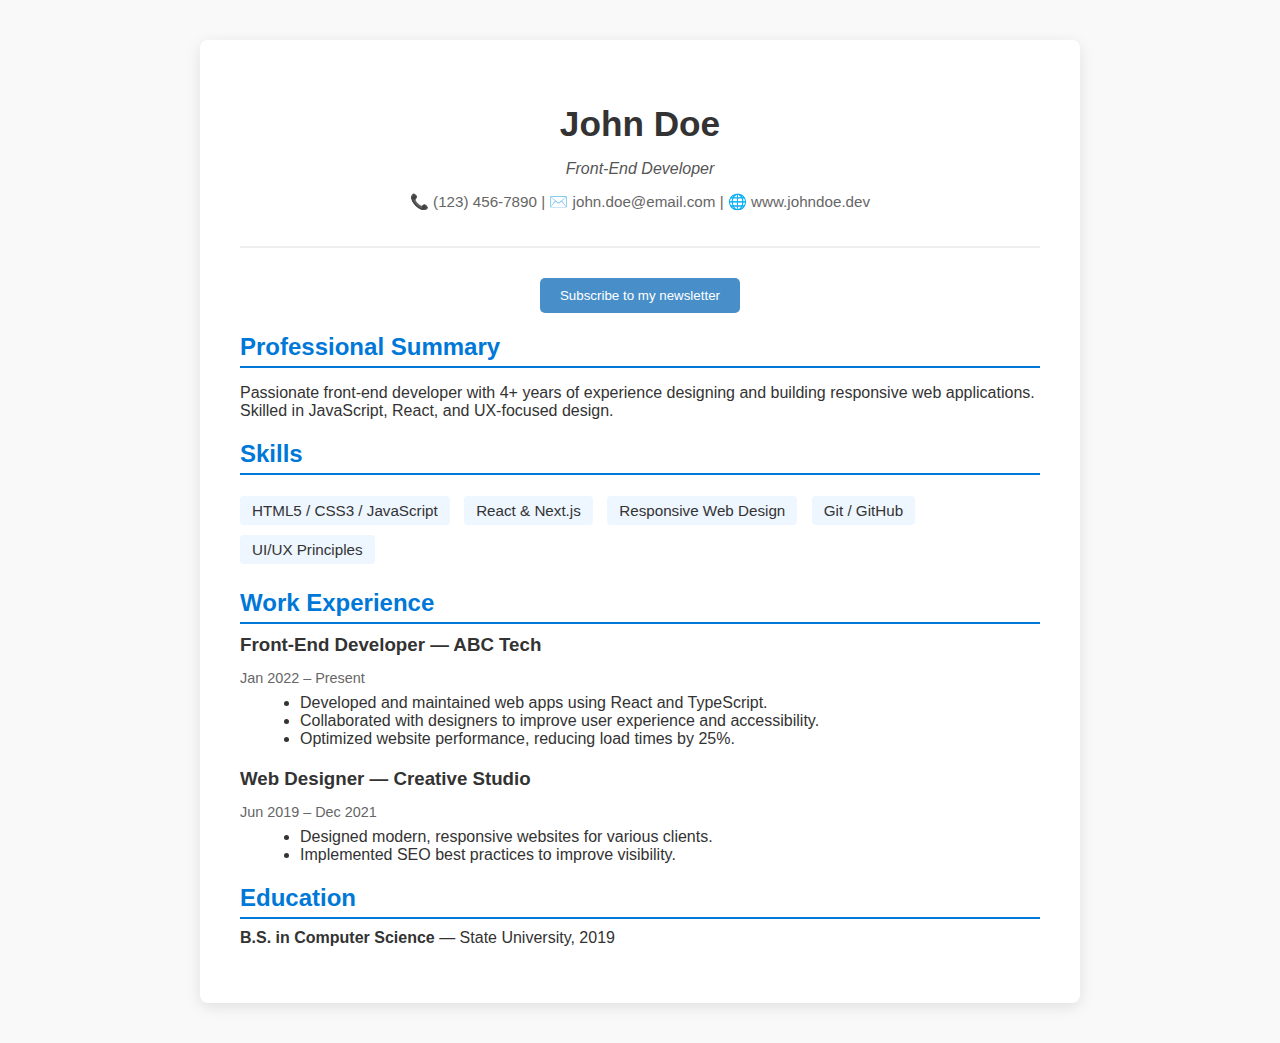
<file: index.html>
<!DOCTYPE html>
<html lang="en">
  <head>
    <meta charset="UTF-8" />
    <meta name="viewport" content="width=device-width, initial-scale=1.0" />
    <title>John Doe - Resume</title>
    <link rel="stylesheet" href="style.css" />
  </head>
  <body>
    <div class="resume-container">
      <header>
        <h1>John Doe</h1>
        <p class="title">Front-End Developer</p>
        <p class="contact">
          📞 (123) 456-7890 | ✉️ john.doe@email.com | 🌐 www.johndoe.dev
        </p>
      </header>

      <!-- Make a button that says subscribe to my newsletter -->
      <button class="subscribe-button">Subscribe to my newsletter</button>
      <div class="subscribe-message"></div>
      <section class="summary">
        <h2>Professional Summary</h2>
        <p>
          Passionate front-end developer with 4+ years of experience designing
          and building responsive web applications. Skilled in JavaScript,
          React, and UX-focused design.
        </p>
      </section>

      <section class="skills">
        <h2>Skills</h2>
        <ul>
          <li>HTML5 / CSS3 / JavaScript</li>
          <li>React & Next.js</li>
          <li>Responsive Web Design</li>
          <li>Git / GitHub</li>
          <li>UI/UX Principles</li>
        </ul>
      </section>

      <section class="experience">
        <h2>Work Experience</h2>

        <div class="job">
          <h3>Front-End Developer — ABC Tech</h3>
          <p class="date">Jan 2022 – Present</p>
          <ul>
            <li>
              Developed and maintained web apps using React and TypeScript.
            </li>
            <li>
              Collaborated with designers to improve user experience and
              accessibility.
            </li>
            <li>Optimized website performance, reducing load times by 25%.</li>
          </ul>
        </div>

        <div class="job">
          <h3>Web Designer — Creative Studio</h3>
          <p class="date">Jun 2019 – Dec 2021</p>
          <ul>
            <li>Designed modern, responsive websites for various clients.</li>
            <li>Implemented SEO best practices to improve visibility.</li>
          </ul>
        </div>
      </section>

      <section class="education">
        <h2>Education</h2>
        <p>
          <strong>B.S. in Computer Science</strong> — State University, 2019
        </p>
      </section>
    </div>

    <script src="script.js"></script>
  </body>
</html>
</file>
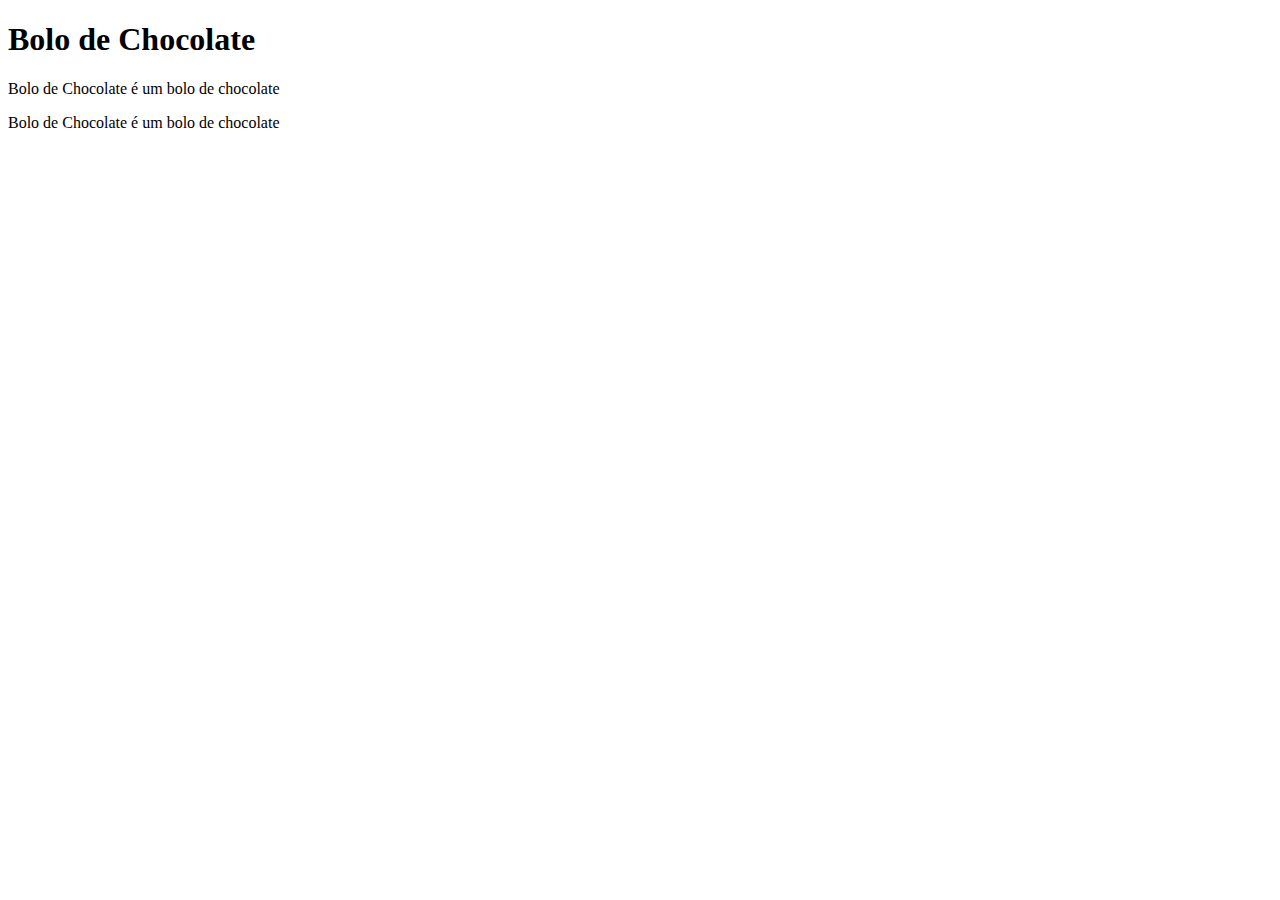
<file: index2.html>
<!DOCTYPE html>
<html lang="en">
  <head>
    <meta charset="UTF-8" />
    <meta name="viewport" content="width=device-width, initial-scale=1.0" />
    <title>Bolo de Chocolate</title>
  </head>
  <body>
    <h1>Bolo de Chocolate</h1>
    <p>Bolo de Chocolate é um bolo de chocolate</p>
    <p>Bolo de Chocolate é um bolo de chocolate</p>
  </body>
</html>
</file>
<file: style.css>
/* Reset & basic layout */
body {
    font-family: 'Segoe UI', Tahoma, Geneva, Verdana, sans-serif;
    background: #f9f9f9;
    color: #333;
    margin: 0;
    padding: 0;
  }
  
  .resume-container {
    max-width: 800px;
    background: #fff;
    margin: 40px auto;
    padding: 40px;
    box-shadow: 0 4px 15px rgba(0,0,0,0.1);
    border-radius: 8px;
  }
  
  /* Header */
  header {
    text-align: center;
    border-bottom: 2px solid #eee;
    padding-bottom: 20px;
    margin-bottom: 30px;
  }
  
  header h1 {
    font-size: 2.2em;
    margin-bottom: 5px;
  }
  
  header .title {
    color: #555;
    font-style: italic;
    margin-bottom: 10px;
  }
  
  header .contact {
    font-size: 0.95em;
    color: #666;
  }
  
  /* Section Titles */
  section h2 {
    border-bottom: 2px solid #0078d7;
    padding-bottom: 5px;
    color: #0078d7;
    margin-bottom: 10px;
  }
  
  /* Skills */
  .skills ul {
    list-style: none;
    padding: 0;
  }
  
  .skills li {
    background: #eef6ff;
    display: inline-block;
    margin: 5px 10px 5px 0;
    padding: 6px 12px;
    border-radius: 4px;
    font-size: 0.95em;
  }
  
  /* Experience */
  .job {
    margin-bottom: 20px;
  }
  
  .job h3 {
    margin: 0;
    color: #333;
  }
  
  .job .date {
    font-size: 0.9em;
    color: #666;
    margin-bottom: 8px;
  }
  
  .job ul {
    margin: 5px 0 0 20px;
  }
  
  /* Education */
  .education p {
    margin-top: 5px;
    font-size: 1em;
  }
  
  .subscribe-button {
    color: white;
    background-color: #488fca;
    display: block;
    margin: 0 auto;
    border: none;
    padding: 10px 20px;
    border-radius: 5px;
    cursor: pointer;
  }
</file>
